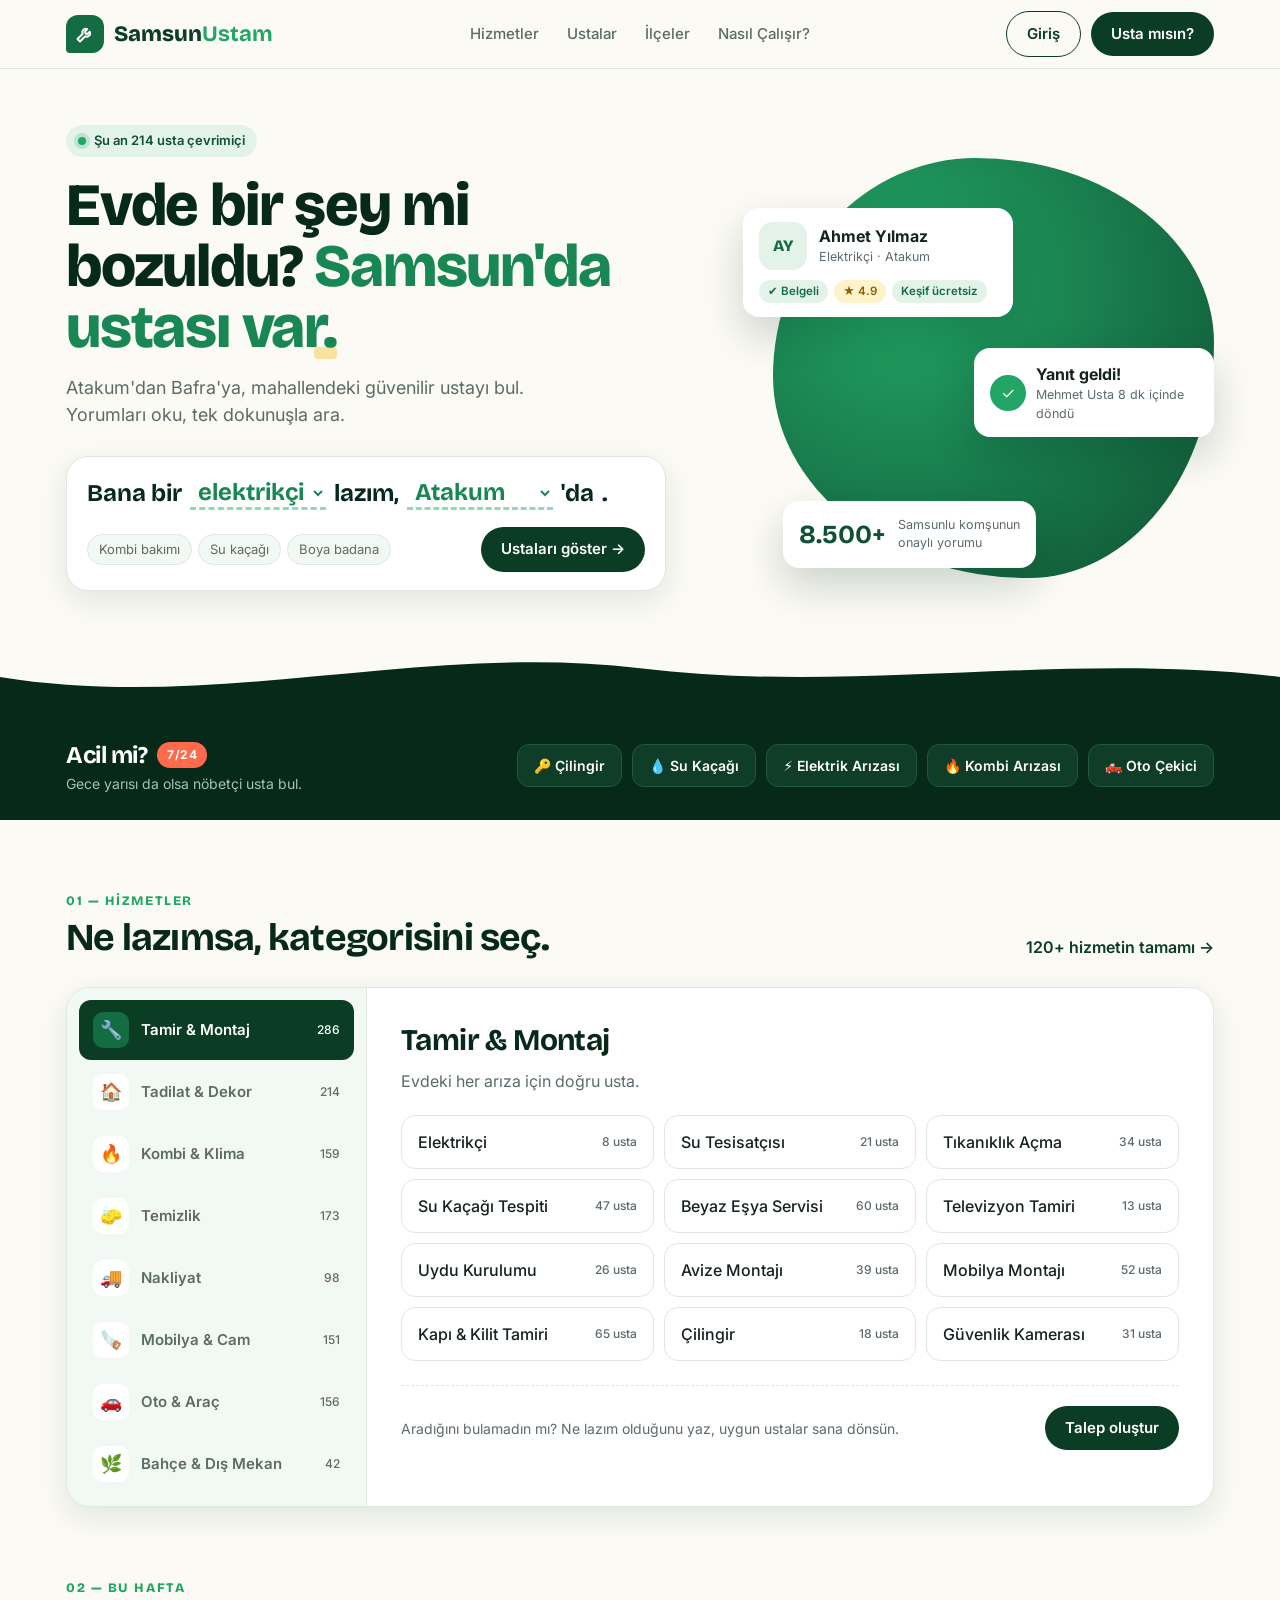
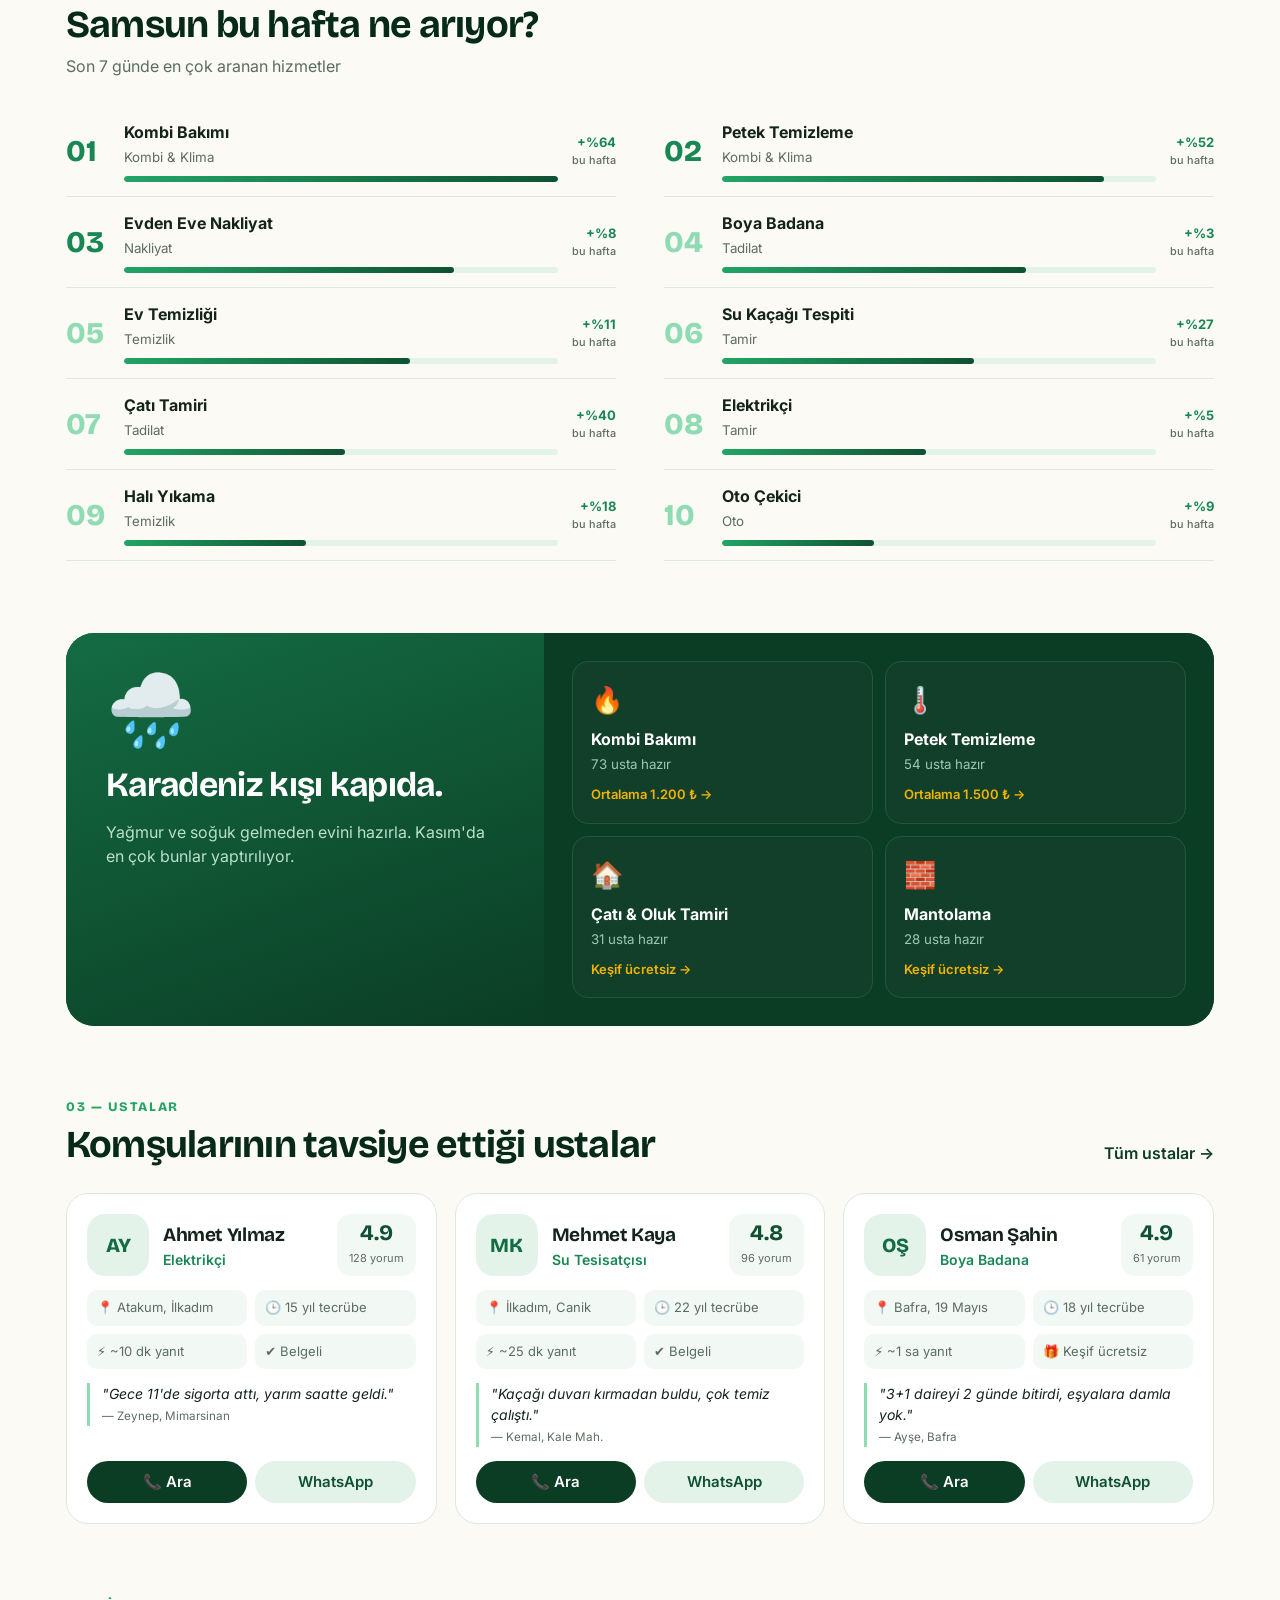
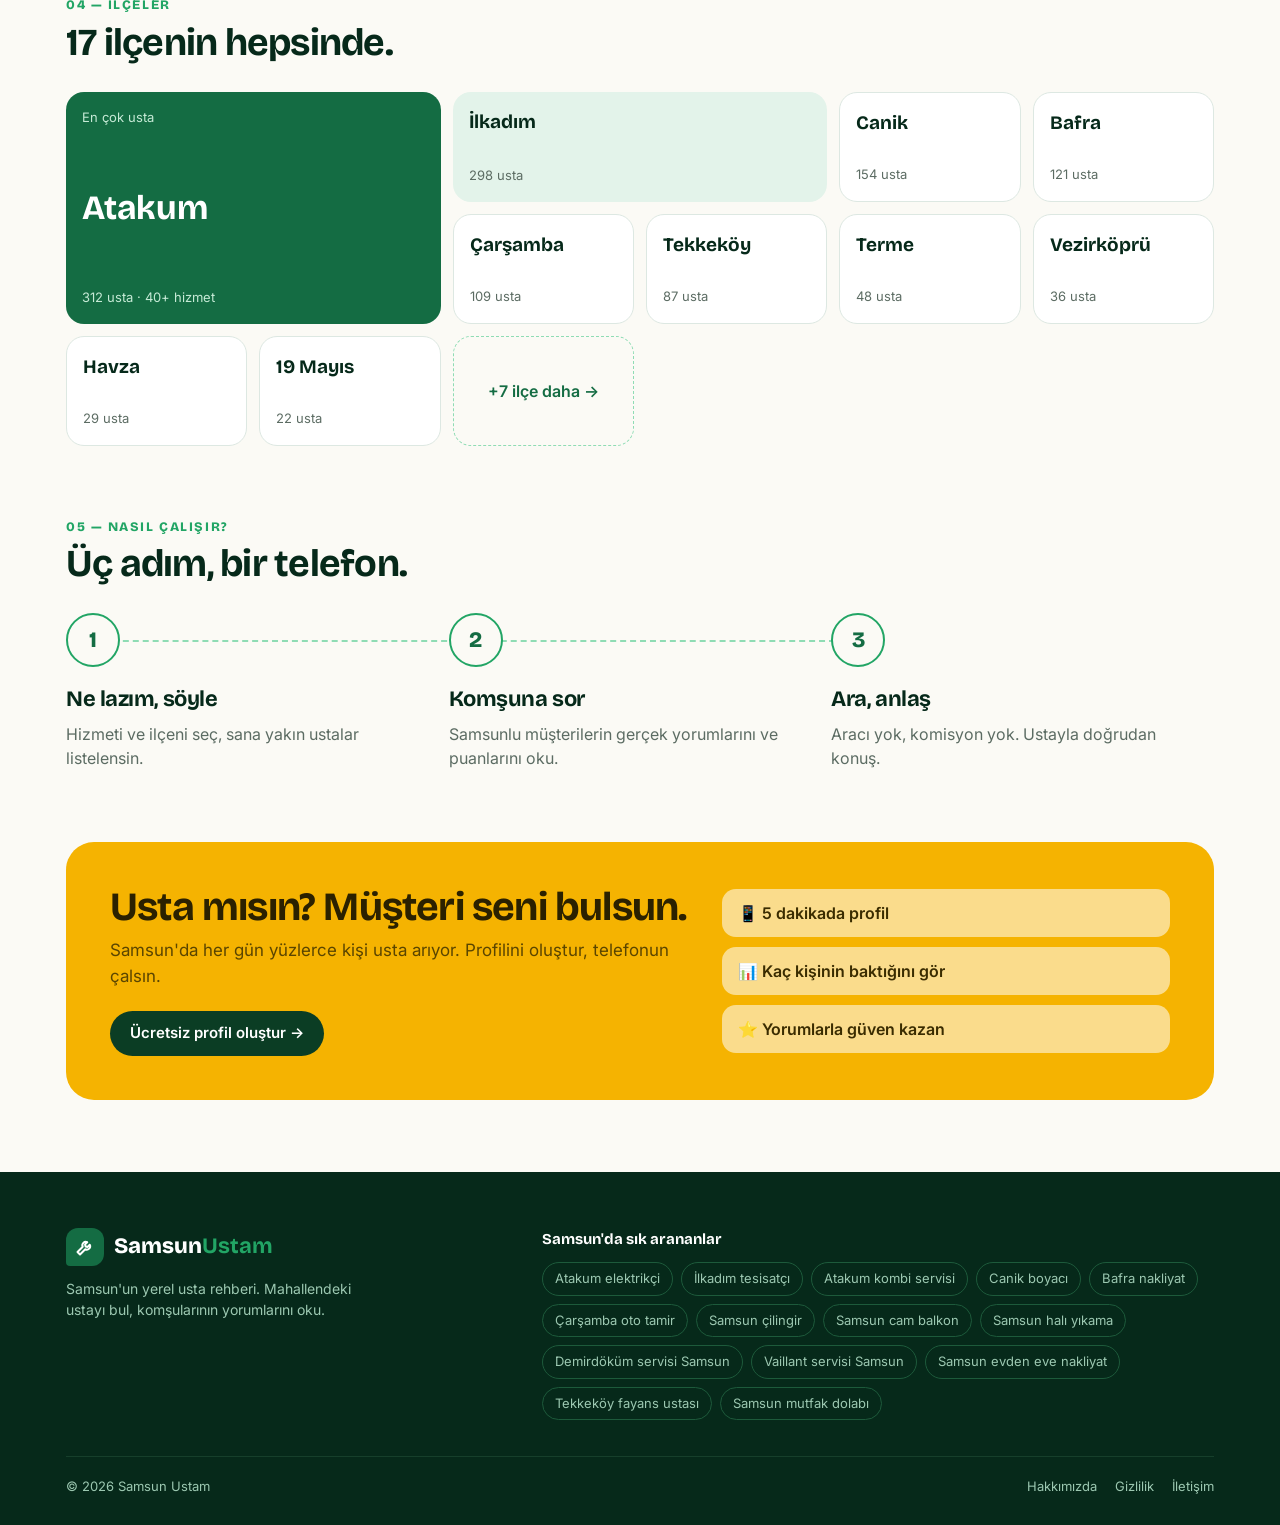
<file: index.html>
<!doctype html>
<html lang="tr">
<head>
<meta charset="utf-8">
<meta name="viewport" content="width=device-width, initial-scale=1">
<title>Samsun Ustam – Samsun'un Ustaları Tek Yerde</title>
<link rel="preconnect" href="https://fonts.googleapis.com">
<link href="https://fonts.googleapis.com/css2?family=Bricolage+Grotesque:wght@600;700;800&family=Inter:wght@400;500;600;700&display=swap" rel="stylesheet">
<style>
:root{
  --g950:#06291a; --g900:#0b3d24; --g800:#0f5132; --g700:#146c43; --g600:#198754; --g500:#22a565; --g300:#8fdcb4;
  --g100:#e3f3ea; --g50:#f2f9f5; --cream:#fbfaf5;
  --accent:#f5b301; --coral:#ff6b4a; --ink:#14231b; --muted:#5c6c63; --line:#dde8e2; --white:#fff;
  --r:18px; --shadow:0 10px 30px rgba(11,61,36,.10);
  --head:"Bricolage Grotesque",Inter,system-ui,sans-serif;
}
*{box-sizing:border-box;margin:0;padding:0}
body{font-family:Inter,system-ui,-apple-system,Segoe UI,Roboto,sans-serif;color:var(--ink);background:var(--cream);line-height:1.5}
a{color:inherit;text-decoration:none}
button{font:inherit;cursor:pointer;border:0;background:none;color:inherit}
.wrap{max-width:1180px;margin:0 auto;padding:0 16px}
h1,h2,h3{font-family:var(--head);letter-spacing:-.02em}

/* Header */
header{position:sticky;top:0;z-index:10;background:rgba(251,250,245,.9);backdrop-filter:blur(10px);border-bottom:1px solid var(--line)}
header .wrap{display:flex;align-items:center;justify-content:space-between;height:68px;gap:16px}
.logo{display:flex;align-items:center;gap:10px;font-family:var(--head);font-weight:800;font-size:22px;color:var(--g900)}
.logo .mark{width:38px;height:38px;border-radius:12px 12px 12px 4px;background:var(--g700);display:grid;place-items:center}
.logo b{color:var(--g500)}
nav{display:flex;gap:28px;font-weight:500;color:var(--muted);font-size:15px}
nav a:hover{color:var(--g700)}
.hbtns{display:flex;gap:10px;align-items:center}
.btn{display:inline-flex;align-items:center;justify-content:center;gap:8px;padding:11px 20px;border-radius:999px;font-weight:600;font-size:15px;white-space:nowrap}
.btn-dark{background:var(--g900);color:#fff}
.btn-dark:hover{background:var(--g700)}
.btn-line{border:1.5px solid var(--g900);color:var(--g900)}
.link{font-weight:600;color:var(--g900)}

/* Hero */
.hero{position:relative;padding:56px 0 120px;overflow:hidden}
.hero .wrap{display:grid;grid-template-columns:1.15fr .85fr;gap:40px;align-items:center}
.eyebrow{display:inline-flex;align-items:center;gap:8px;background:var(--g100);color:var(--g800);font-weight:600;font-size:13px;padding:6px 12px;border-radius:999px}
.eyebrow i{width:8px;height:8px;border-radius:50%;background:var(--g500);box-shadow:0 0 0 4px rgba(34,165,101,.2)}
.hero h1{font-size:60px;line-height:1.02;font-weight:800;color:var(--g950);margin:18px 0 16px}
.hero h1 .hl{color:var(--g600);position:relative}
.hero h1 .hl:after{content:"";position:absolute;left:0;right:0;bottom:4px;height:12px;background:var(--accent);opacity:.35;z-index:-1;border-radius:4px}
.hero p.lead{font-size:18px;color:var(--muted);max-width:520px}

/* Sentence search */
.ask{margin-top:28px;background:#fff;border:1.5px solid var(--line);border-radius:22px;padding:18px 20px;box-shadow:var(--shadow);max-width:600px}
.ask .sent{font-family:var(--head);font-size:24px;font-weight:700;color:var(--g950);display:flex;flex-wrap:wrap;align-items:center;gap:8px}
.ask select{font:inherit;color:var(--g600);border:0;border-bottom:3px dashed var(--g300);background:transparent;padding:0 4px;outline:none;cursor:pointer}
.ask .row{display:flex;justify-content:space-between;align-items:center;margin-top:16px;gap:12px;flex-wrap:wrap}
.quick{display:flex;gap:6px;flex-wrap:wrap}
.quick a{font-size:13px;padding:5px 11px;border-radius:999px;background:var(--g50);border:1px solid var(--line);color:var(--muted)}
.quick a:hover{border-color:var(--g500);color:var(--g700)}

/* Hero visual */
.stage{position:relative;height:440px}
.blob{position:absolute;inset:20px 0 0 30px;background:radial-gradient(circle at 30% 30%,var(--g500),var(--g800));border-radius:46% 54% 42% 58%/52% 44% 56% 48%}
.float{position:absolute;background:#fff;border-radius:16px;box-shadow:0 18px 40px rgba(6,41,26,.18);padding:14px 16px}
.f1{left:0;top:70px;width:270px}
.f1 .top{display:flex;gap:12px;align-items:center}
.av{width:48px;height:48px;border-radius:14px;background:var(--g100);color:var(--g700);display:grid;place-items:center;font-weight:800;font-family:var(--head);flex:none}
.float small{color:var(--muted);font-size:12.5px;display:block}
.f1 .tags{display:flex;gap:6px;margin-top:10px;flex-wrap:wrap}
.tag{font-size:11.5px;font-weight:600;padding:3px 9px;border-radius:999px;background:var(--g100);color:var(--g700)}
.tag.y{background:#fff3cc;color:#8a6200}
.f2{right:0;top:210px;width:240px;display:flex;gap:10px;align-items:center}
.f2 .dot{width:36px;height:36px;border-radius:50%;background:var(--g500);color:#fff;display:grid;place-items:center;flex:none}
.f3{left:40px;bottom:10px;display:flex;align-items:center;gap:12px}
.f3 b{font-family:var(--head);font-size:26px;color:var(--g800)}
.wave{position:absolute;left:0;right:0;bottom:-1px;line-height:0}

/* Emergency band */
.sos{background:var(--g950);color:#fff;padding:26px 0}
.sos .wrap{display:flex;align-items:center;gap:24px;justify-content:space-between;flex-wrap:wrap}
.sos h2{font-size:24px;display:flex;align-items:center;gap:10px}
.sos h2 span{background:var(--coral);font-family:Inter;font-size:12px;font-weight:700;padding:4px 10px;border-radius:999px;letter-spacing:.04em}
.sos p{color:#9cc8b1;font-size:14px}
.sos .list{display:flex;gap:10px;flex-wrap:wrap}
.sos .list a{display:flex;align-items:center;gap:8px;padding:10px 16px;border-radius:12px;background:#0f3d27;border:1px solid #1d5a3b;font-weight:600;font-size:14px}
.sos .list a:hover{background:var(--g700)}

/* Sections */
section{padding:72px 0}
.shead{display:flex;justify-content:space-between;align-items:flex-end;gap:16px;margin-bottom:28px}
.shead h2{font-size:38px;line-height:1.1;color:var(--g950);max-width:620px}
.shead p{color:var(--muted);margin-top:8px}
.num{font-family:var(--head);font-weight:800;color:var(--g500);font-size:13px;letter-spacing:.12em;display:block;margin-bottom:6px}

/* Category explorer */
.explorer{display:grid;grid-template-columns:300px 1fr;background:#fff;border-radius:24px;box-shadow:var(--shadow);overflow:hidden;border:1px solid var(--line)}
.tabs{background:var(--g50);padding:12px;display:flex;flex-direction:column;gap:2px;border-right:1px solid var(--line)}
.tabs button{display:flex;align-items:center;gap:12px;text-align:left;padding:12px 14px;border-radius:12px;font-weight:600;color:var(--muted);font-size:15px}
.tabs button .e{width:36px;height:36px;border-radius:10px;background:#fff;display:grid;place-items:center;font-size:18px;flex:none}
.tabs button small{margin-left:auto;font-weight:500;font-size:12px}
.tabs button:hover{color:var(--g900)}
.tabs button.on{background:var(--g900);color:#fff}
.tabs button.on .e{background:var(--g700)}
.panel{padding:30px 34px;display:none}
.panel.on{display:block}
.panel h3{font-size:30px;color:var(--g950)}
.panel>p{color:var(--muted);margin:6px 0 22px}
.subs{display:grid;grid-template-columns:repeat(3,1fr);gap:10px}
.subs a{display:flex;justify-content:space-between;align-items:center;gap:8px;padding:14px 16px;border-radius:14px;border:1px solid var(--line);font-weight:500;transition:.15s}
.subs a small{color:var(--muted);font-size:12px;white-space:nowrap}
.subs a:hover{border-color:var(--g500);background:var(--g50);transform:translateX(2px)}
.panel .foot{display:flex;justify-content:space-between;align-items:center;margin-top:24px;padding-top:20px;border-top:1px dashed var(--line);gap:12px;flex-wrap:wrap}
.panel .foot span{color:var(--muted);font-size:14px}

/* Trending ranking */
.trend-wrap{display:grid;grid-template-columns:1fr 1fr;gap:0 48px}
.rank{display:grid;grid-template-columns:44px 1fr auto;gap:14px;align-items:center;padding:14px 0;border-bottom:1px solid var(--line)}
.rank .n{font-family:var(--head);font-size:30px;font-weight:800;color:var(--g300)}
.rank:nth-child(-n+3) .n{color:var(--g600)}
.rank b{display:block;font-size:16px}
.rank .meter{height:6px;background:var(--g100);border-radius:6px;margin-top:8px;overflow:hidden}
.rank .meter i{display:block;height:100%;background:linear-gradient(90deg,var(--g500),var(--g800));border-radius:6px}
.rank .ch{font-size:13px;font-weight:700;color:var(--g600);text-align:right}
.rank .ch small{display:block;color:var(--muted);font-weight:500}

/* Season */
.season{display:grid;grid-template-columns:1fr 1.4fr;background:var(--g800);border-radius:28px;overflow:hidden;color:#fff}
.season .l{padding:40px;background:linear-gradient(160deg,var(--g700),var(--g900))}
.season .l .big{font-size:72px;line-height:1}
.season h2{font-size:34px;margin:14px 0 10px}
.season .l p{color:#b9e0cb}
.season .r{padding:28px;display:grid;grid-template-columns:1fr 1fr;gap:12px;background:var(--g900)}
.sc{background:#123f29;border:1px solid #1d5a3b;border-radius:16px;padding:18px}
.sc:hover{border-color:var(--g500)}
.sc .e{font-size:26px}
.sc b{display:block;margin-top:8px}
.sc small{color:#9cc8b1}
.sc .p{margin-top:10px;font-size:13px;font-weight:600;color:var(--accent)}

/* Ustalar */
.ustalar{display:grid;grid-template-columns:repeat(3,1fr);gap:18px}
.uc{background:#fff;border:1px solid var(--line);border-radius:22px;padding:20px;display:flex;flex-direction:column;gap:14px;transition:.2s}
.uc:hover{box-shadow:var(--shadow);transform:translateY(-3px)}
.uc .top{display:flex;gap:14px;align-items:center}
.uc .av{width:62px;height:62px;border-radius:18px;font-size:20px}
.uc h3{font-size:19px}
.uc .job{color:var(--g600);font-weight:600;font-size:14px}
.uc .score{margin-left:auto;text-align:center;background:var(--g50);border-radius:14px;padding:8px 12px}
.uc .score b{font-family:var(--head);font-size:22px;color:var(--g800);display:block;line-height:1}
.uc .score small{font-size:11px;color:var(--muted)}
.uc .info{display:grid;grid-template-columns:1fr 1fr;gap:8px;font-size:13px;color:var(--muted)}
.uc .info span{background:var(--g50);border-radius:10px;padding:8px 10px}
.uc blockquote{font-size:14px;border-left:3px solid var(--g300);padding-left:12px;font-style:italic}
.uc blockquote small{display:block;color:var(--muted);font-style:normal;margin-top:4px}
.uc .acts{display:flex;gap:8px;margin-top:auto}
.uc .acts .btn{flex:1;padding:10px}
.btn-wa{background:var(--g100);color:var(--g800)}

/* Districts bento */
.bento{display:grid;grid-template-columns:repeat(6,1fr);grid-auto-rows:110px;gap:12px}
.d{border-radius:18px;padding:16px;display:flex;flex-direction:column;justify-content:space-between;background:#fff;border:1px solid var(--line);transition:.2s}
.d:hover{border-color:var(--g500);background:var(--g50)}
.d b{font-family:var(--head);font-size:19px;color:var(--g950)}
.d small{color:var(--muted);font-size:13px}
.d.xl{grid-column:span 2;grid-row:span 2;background:var(--g700);color:#fff;border:0}
.d.xl b{color:#fff;font-size:34px}
.d.xl small{color:#c6ead6}
.d.lg{grid-column:span 2;background:var(--g100);border:0}
.d.more{background:transparent;border:1.5px dashed var(--g300);align-items:center;justify-content:center;color:var(--g700);font-weight:600}

/* Steps */
.steps{display:grid;grid-template-columns:repeat(3,1fr);position:relative}
.step{padding-right:24px}
.step .c{width:54px;height:54px;border-radius:50%;background:var(--cream);border:2px solid var(--g500);display:grid;place-items:center;font-family:var(--head);font-weight:800;font-size:22px;color:var(--g700);position:relative;z-index:1}
.steps:before{content:"";position:absolute;top:27px;left:27px;right:33%;border-top:2px dashed var(--g300)}
.step h3{font-size:22px;margin:16px 0 6px;color:var(--g950)}
.step p{color:var(--muted)}

/* Join CTA */
.join{background:var(--accent);border-radius:28px;padding:44px;display:grid;grid-template-columns:1.3fr 1fr;gap:30px;align-items:center}
.join h2{font-size:40px;line-height:1.05;color:#2b2100}
.join p{color:#5a4500;margin-top:10px;font-size:17px}
.join ul{list-style:none;display:flex;flex-direction:column;gap:10px}
.join li{background:rgba(255,255,255,.55);border-radius:14px;padding:12px 16px;font-weight:600;color:#3a2c00}
.join .btn{margin-top:22px}

/* Footer */
footer{background:var(--g950);color:#9cc8b1;padding:56px 0 28px;margin-top:72px}
.ftop{display:grid;grid-template-columns:1.3fr 2fr;gap:40px}
footer .logo{color:#fff}
footer p{font-size:14px;margin-top:12px;max-width:320px}
footer h4{color:#fff;font-size:15px;margin-bottom:12px;font-family:var(--head)}
.cloud{display:flex;flex-wrap:wrap;gap:8px}
.cloud a{font-size:13px;padding:6px 12px;border-radius:999px;border:1px solid #1d5a3b}
.cloud a:hover{background:var(--g800);color:#fff}
.fbot{display:flex;justify-content:space-between;gap:16px;flex-wrap:wrap;border-top:1px solid #163f2b;margin-top:36px;padding-top:20px;font-size:13px}
.fbot div{display:flex;gap:18px}

/* Responsive */
@media (max-width:1000px){
  nav{display:none}
  .hero .wrap{grid-template-columns:1fr}
  .stage{height:360px;max-width:460px}
  .explorer{grid-template-columns:1fr}
  .tabs{flex-direction:row;overflow-x:auto;border-right:0;border-bottom:1px solid var(--line)}
  .tabs button{flex:none}
  .tabs button small{display:none}
  .subs{grid-template-columns:repeat(2,1fr)}
  .ustalar{grid-template-columns:1fr 1fr}
  .season{grid-template-columns:1fr}
  .bento{grid-template-columns:repeat(4,1fr)}
  .join{grid-template-columns:1fr}
  .ftop{grid-template-columns:1fr}
}
@media (max-width:640px){
  .hbtns .btn-line{display:none}
  .hero{padding:32px 0 90px}
  .hero h1{font-size:40px}
  .ask .sent{font-size:20px}
  .stage{display:none}
  .f1{width:240px;top:30px}
  .f2{top:170px;width:210px}
  section{padding:52px 0}
  .shead{flex-direction:column;align-items:flex-start}
  .shead h2{font-size:30px}
  .panel{padding:22px 18px}
  .panel h3{font-size:24px}
  .subs{grid-template-columns:1fr}
  .trend-wrap{grid-template-columns:1fr}
  .season .l{padding:28px}
  .season .r{padding:16px;gap:10px}
  .ustalar{grid-template-columns:1fr}
  .bento{grid-template-columns:repeat(2,1fr);grid-auto-rows:96px}
  .d.xl{grid-row:span 1}
  .d.xl b{font-size:26px}
  .steps{grid-template-columns:1fr;gap:26px}
  .steps:before{display:none}
  .join{padding:28px}
  .join h2{font-size:30px}
}
</style>
</head>
<body>

<header><div class="wrap">
  <a class="logo" href="#"><div class="mark"><svg width="20" height="20" viewBox="0 0 24 24" fill="none" stroke="#fff" stroke-width="2.4" stroke-linecap="round" stroke-linejoin="round"><path d="M14.7 6.3a4 4 0 0 0-5.4 5.4L3 18l3 3 6.3-6.3a4 4 0 0 0 5.4-5.4l-2.6 2.6-2.4-.6-.6-2.4z"/></svg></div><span>Samsun<b>Ustam</b></span></a>
  <nav><a href="#hizmetler">Hizmetler</a><a href="#ustalar">Ustalar</a><a href="#ilceler">İlçeler</a><a href="#nasil">Nasıl Çalışır?</a></nav>
  <div class="hbtns"><a class="btn btn-line" href="#">Giriş</a><a class="btn btn-dark" href="#">Usta mısın?</a></div>
</div></header>

<div class="hero"><div class="wrap">
  <div>
    <span class="eyebrow"><i></i> Şu an 214 usta çevrimiçi</span>
    <h1>Evde bir şey mi bozuldu? <span class="hl">Samsun'da ustası var.</span></h1>
    <p class="lead">Atakum'dan Bafra'ya, mahallendeki güvenilir ustayı bul. Yorumları oku, tek dokunuşla ara.</p>
    <form class="ask" onsubmit="return false">
      <div class="sent">Bana bir
        <select><option>elektrikçi</option><option>tesisatçı</option><option>kombici</option><option>boyacı</option><option>nakliyeci</option><option>temizlikçi</option><option>çilingir</option></select>
        lazım,
        <select id="ilce"><option>Atakum</option><option>İlkadım</option><option>Canik</option><option>Tekkeköy</option><option>Bafra</option><option>Çarşamba</option><option>Terme</option></select><span id="ek">'da</span>.
      </div>
      <div class="row">
        <div class="quick"><a href="#">Kombi bakımı</a><a href="#">Su kaçağı</a><a href="#">Boya badana</a></div>
        <button class="btn btn-dark">Ustaları göster →</button>
      </div>
    </form>
  </div>
  <div class="stage">
    <div class="blob"></div>
    <div class="float f1">
      <div class="top"><div class="av">AY</div><div><b>Ahmet Yılmaz</b><small>Elektrikçi · Atakum</small></div></div>
      <div class="tags"><span class="tag">✔ Belgeli</span><span class="tag y">★ 4.9</span><span class="tag">Keşif ücretsiz</span></div>
    </div>
    <div class="float f2"><div class="dot">✓</div><div><b>Yanıt geldi!</b><small>Mehmet Usta 8 dk içinde döndü</small></div></div>
    <div class="float f3"><b>8.500+</b><small>Samsunlu komşunun<br>onaylı yorumu</small></div>
  </div>
</div>
<div class="wave"><svg viewBox="0 0 1440 80" preserveAspectRatio="none" width="100%" height="70"><path d="M0 40 C240 80 480 0 720 30 C960 60 1200 10 1440 40 L1440 80 L0 80 Z" fill="#06291a"/></svg></div>
</div>

<div class="sos"><div class="wrap">
  <div><h2>Acil mi? <span>7/24</span></h2><p>Gece yarısı da olsa nöbetçi usta bul.</p></div>
  <div class="list"><a href="#">🔑 Çilingir</a><a href="#">💧 Su Kaçağı</a><a href="#">⚡ Elektrik Arızası</a><a href="#">🔥 Kombi Arızası</a><a href="#">🛻 Oto Çekici</a></div>
</div></div>

<section id="hizmetler"><div class="wrap">
  <div class="shead"><div><span class="num">01 — HİZMETLER</span><h2>Ne lazımsa, kategorisini seç.</h2></div><a class="link" href="#">120+ hizmetin tamamı →</a></div>
  <div class="explorer">
    <div class="tabs" id="tabs">
      <button class="on" data-t="0"><span class="e">🔧</span>Tamir & Montaj<small>286</small></button>
      <button data-t="1"><span class="e">🏠</span>Tadilat & Dekor<small>214</small></button>
      <button data-t="2"><span class="e">🔥</span>Kombi & Klima<small>159</small></button>
      <button data-t="3"><span class="e">🧽</span>Temizlik<small>173</small></button>
      <button data-t="4"><span class="e">🚚</span>Nakliyat<small>98</small></button>
      <button data-t="5"><span class="e">🪚</span>Mobilya & Cam<small>151</small></button>
      <button data-t="6"><span class="e">🚗</span>Oto & Araç<small>156</small></button>
      <button data-t="7"><span class="e">🌿</span>Bahçe & Dış Mekan<small>42</small></button>
    </div>
    <div id="panels"></div>
  </div>
</div></section>

<section style="padding-top:0"><div class="wrap">
  <div class="shead"><div><span class="num">02 — BU HAFTA</span><h2>Samsun bu hafta ne arıyor?</h2><p>Son 7 günde en çok aranan hizmetler</p></div></div>
  <div class="trend-wrap" id="trend"></div>
</div></section>

<section style="padding-top:0"><div class="wrap">
  <div class="season">
    <div class="l"><div class="big">🌧️</div><h2>Karadeniz kışı kapıda.</h2><p>Yağmur ve soğuk gelmeden evini hazırla. Kasım'da en çok bunlar yaptırılıyor.</p></div>
    <div class="r">
      <a class="sc" href="#"><div class="e">🔥</div><b>Kombi Bakımı</b><small>73 usta hazır</small><div class="p">Ortalama 1.200 ₺ →</div></a>
      <a class="sc" href="#"><div class="e">🌡️</div><b>Petek Temizleme</b><small>54 usta hazır</small><div class="p">Ortalama 1.500 ₺ →</div></a>
      <a class="sc" href="#"><div class="e">🏠</div><b>Çatı & Oluk Tamiri</b><small>31 usta hazır</small><div class="p">Keşif ücretsiz →</div></a>
      <a class="sc" href="#"><div class="e">🧱</div><b>Mantolama</b><small>28 usta hazır</small><div class="p">Keşif ücretsiz →</div></a>
    </div>
  </div>
</div></section>

<section id="ustalar" style="padding-top:0"><div class="wrap">
  <div class="shead"><div><span class="num">03 — USTALAR</span><h2>Komşularının tavsiye ettiği ustalar</h2></div><a class="link" href="#">Tüm ustalar →</a></div>
  <div class="ustalar">
    <div class="uc">
      <div class="top"><div class="av">AY</div><div><h3>Ahmet Yılmaz</h3><div class="job">Elektrikçi</div></div><div class="score"><b>4.9</b><small>128 yorum</small></div></div>
      <div class="info"><span>📍 Atakum, İlkadım</span><span>🕒 15 yıl tecrübe</span><span>⚡ ~10 dk yanıt</span><span>✔ Belgeli</span></div>
      <blockquote>"Gece 11'de sigorta attı, yarım saatte geldi."<small>— Zeynep, Mimarsinan</small></blockquote>
      <div class="acts"><a class="btn btn-dark" href="#">📞 Ara</a><a class="btn btn-wa" href="#">WhatsApp</a></div>
    </div>
    <div class="uc">
      <div class="top"><div class="av">MK</div><div><h3>Mehmet Kaya</h3><div class="job">Su Tesisatçısı</div></div><div class="score"><b>4.8</b><small>96 yorum</small></div></div>
      <div class="info"><span>📍 İlkadım, Canik</span><span>🕒 22 yıl tecrübe</span><span>⚡ ~25 dk yanıt</span><span>✔ Belgeli</span></div>
      <blockquote>"Kaçağı duvarı kırmadan buldu, çok temiz çalıştı."<small>— Kemal, Kale Mah.</small></blockquote>
      <div class="acts"><a class="btn btn-dark" href="#">📞 Ara</a><a class="btn btn-wa" href="#">WhatsApp</a></div>
    </div>
    <div class="uc">
      <div class="top"><div class="av">OŞ</div><div><h3>Osman Şahin</h3><div class="job">Boya Badana</div></div><div class="score"><b>4.9</b><small>61 yorum</small></div></div>
      <div class="info"><span>📍 Bafra, 19 Mayıs</span><span>🕒 18 yıl tecrübe</span><span>⚡ ~1 sa yanıt</span><span>🎁 Keşif ücretsiz</span></div>
      <blockquote>"3+1 daireyi 2 günde bitirdi, eşyalara damla yok."<small>— Ayşe, Bafra</small></blockquote>
      <div class="acts"><a class="btn btn-dark" href="#">📞 Ara</a><a class="btn btn-wa" href="#">WhatsApp</a></div>
    </div>
  </div>
</div></section>

<section id="ilceler" style="padding-top:0"><div class="wrap">
  <div class="shead"><div><span class="num">04 — İLÇELER</span><h2>17 ilçenin hepsinde.</h2></div></div>
  <div class="bento">
    <a class="d xl" href="#"><small>En çok usta</small><b>Atakum</b><small>312 usta · 40+ hizmet</small></a>
    <a class="d lg" href="#"><b>İlkadım</b><small>298 usta</small></a>
    <a class="d" href="#"><b>Canik</b><small>154 usta</small></a>
    <a class="d" href="#"><b>Bafra</b><small>121 usta</small></a>
    <a class="d" href="#"><b>Çarşamba</b><small>109 usta</small></a>
    <a class="d" href="#"><b>Tekkeköy</b><small>87 usta</small></a>
    <a class="d" href="#"><b>Terme</b><small>48 usta</small></a>
    <a class="d" href="#"><b>Vezirköprü</b><small>36 usta</small></a>
    <a class="d" href="#"><b>Havza</b><small>29 usta</small></a>
    <a class="d" href="#"><b>19 Mayıs</b><small>22 usta</small></a>
    <a class="d more" href="#">+7 ilçe daha →</a>
  </div>
</div></section>

<section id="nasil" style="padding-top:0"><div class="wrap">
  <div class="shead"><div><span class="num">05 — NASIL ÇALIŞIR?</span><h2>Üç adım, bir telefon.</h2></div></div>
  <div class="steps">
    <div class="step"><div class="c">1</div><h3>Ne lazım, söyle</h3><p>Hizmeti ve ilçeni seç, sana yakın ustalar listelensin.</p></div>
    <div class="step"><div class="c">2</div><h3>Komşuna sor</h3><p>Samsunlu müşterilerin gerçek yorumlarını ve puanlarını oku.</p></div>
    <div class="step"><div class="c">3</div><h3>Ara, anlaş</h3><p>Aracı yok, komisyon yok. Ustayla doğrudan konuş.</p></div>
  </div>
</div></section>

<div class="wrap"><div class="join">
  <div><h2>Usta mısın? Müşteri seni bulsun.</h2><p>Samsun'da her gün yüzlerce kişi usta arıyor. Profilini oluştur, telefonun çalsın.</p><a class="btn btn-dark" href="#">Ücretsiz profil oluştur →</a></div>
  <ul><li>📱 5 dakikada profil</li><li>📊 Kaç kişinin baktığını gör</li><li>⭐ Yorumlarla güven kazan</li></ul>
</div></div>

<footer><div class="wrap">
  <div class="ftop">
    <div><div class="logo"><div class="mark"><svg width="20" height="20" viewBox="0 0 24 24" fill="none" stroke="#fff" stroke-width="2.4" stroke-linecap="round" stroke-linejoin="round"><path d="M14.7 6.3a4 4 0 0 0-5.4 5.4L3 18l3 3 6.3-6.3a4 4 0 0 0 5.4-5.4l-2.6 2.6-2.4-.6-.6-2.4z"/></svg></div><span>Samsun<b>Ustam</b></span></div><p>Samsun'un yerel usta rehberi. Mahallendeki ustayı bul, komşularının yorumlarını oku.</p></div>
    <div><h4>Samsun'da sık arananlar</h4><div class="cloud">
      <a href="#">Atakum elektrikçi</a><a href="#">İlkadım tesisatçı</a><a href="#">Atakum kombi servisi</a><a href="#">Canik boyacı</a><a href="#">Bafra nakliyat</a><a href="#">Çarşamba oto tamir</a><a href="#">Samsun çilingir</a><a href="#">Samsun cam balkon</a><a href="#">Samsun halı yıkama</a><a href="#">Demirdöküm servisi Samsun</a><a href="#">Vaillant servisi Samsun</a><a href="#">Samsun evden eve nakliyat</a><a href="#">Tekkeköy fayans ustası</a><a href="#">Samsun mutfak dolabı</a>
    </div></div>
  </div>
  <div class="fbot"><span>© 2026 Samsun Ustam</span><div><a href="#">Hakkımızda</a><a href="#">Gizlilik</a><a href="#">İletişim</a></div></div>
</div></footer>

<script>
const cats=[
 ["Tamir & Montaj","Evdeki her arıza için doğru usta.",["Elektrikçi","Su Tesisatçısı","Tıkanıklık Açma","Su Kaçağı Tespiti","Beyaz Eşya Servisi","Televizyon Tamiri","Uydu Kurulumu","Avize Montajı","Mobilya Montajı","Kapı & Kilit Tamiri","Çilingir","Güvenlik Kamerası"]],
 ["Tadilat & Dekor","Küçük dokunuştan anahtar teslim tadilata.",["Fayans Döşeme","Mutfak Dolabı","Banyo Tadilatı","Duşakabin","Alçı & Kartonpiyer","Asma Tavan","Laminat Parke","Duvar Kağıdı","Boya Badana","Mantolama","İç Mimar","Anahtar Teslim Tadilat"]],
 ["Kombi & Klima","Kışa hazır, yaza serin.",["Kombi Bakımı","Kombi Tamiri","Petek Temizleme","Doğalgaz Tesisatı","Klima Montajı","Klima Bakımı","Demirdöküm Servisi","ECA Servisi","Vaillant Servisi","Baymak Servisi","Bosch Servisi","Termosifon"]],
 ["Temizlik","Ev, ofis, inşaat sonrası; pırıl pırıl.",["Ev Temizliği","Boş Ev Temizliği","İnşaat Sonrası","Ofis Temizliği","Merdiven Temizliği","Halı Yıkama","Koltuk Yıkama","Yatak Yıkama","Cam Temizliği","Dış Cephe","İlaçlama","Su Deposu"]],
 ["Nakliyat","Tek parçadan komple eve.",["Evden Eve Nakliyat","Şehirler Arası","Parça Eşya Taşıma","Koltuk Taşıma","Beyaz Eşya Taşıma","Ofis Taşıma","Asansörlü Taşıma","Eşya Depolama","Kamyonet Kiralama"]],
 ["Mobilya & Cam","Ölçüye özel, sağlam işçilik.",["Marangoz","Mobilya Tamiri","Özel Mobilya","Gardırop","Kapı Yapımı","Döşemeci","Cam Balkon","PVC Pencere","Sineklik","Panjur","Alüminyum Doğrama","Cam Değişimi"]],
 ["Oto & Araç","Yolda kalma, ustan hazır.",["Oto Çekici","Oto Tamir","Oto Elektrik","Oto Boya","Lastik Tamiri","Oto Kuaför","Akü Değişimi","Oto Cam"]],
 ["Bahçe & Dış Mekan","Bahçen de bakım ister.",["Bahçe Bakımı","Ağaç Kesimi","Çim Ekimi","Peyzaj","Havuz Bakımı","Kamelya & Pergola"]]
];
const P=document.getElementById('panels');
P.innerHTML=cats.map((c,i)=>`<div class="panel${i?'':' on'}"><h3>${c[0]}</h3><p>${c[1]}</p><div class="subs">${c[2].map((s,j)=>`<a href="#">${s}<small>${(i*7+j*13)%60+8} usta</small></a>`).join('')}</div><div class="foot"><span>Aradığını bulamadın mı? Ne lazım olduğunu yaz, uygun ustalar sana dönsün.</span><a class="btn btn-dark" href="#">Talep oluştur</a></div></div>`).join('');
document.getElementById('tabs').addEventListener('click',e=>{const b=e.target.closest('button');if(!b)return;
  document.querySelectorAll('.tabs button').forEach(x=>x.classList.toggle('on',x===b));
  document.querySelectorAll('.panel').forEach((p,i)=>p.classList.toggle('on',i==b.dataset.t));});
const tr=[["Kombi Bakımı","Kombi & Klima",100,"+%64"],["Petek Temizleme","Kombi & Klima",88,"+%52"],["Evden Eve Nakliyat","Nakliyat",76,"+%8"],["Boya Badana","Tadilat",70,"+%3"],["Ev Temizliği","Temizlik",66,"+%11"],
 ["Su Kaçağı Tespiti","Tamir",58,"+%27"],["Çatı Tamiri","Tadilat",51,"+%40"],["Elektrikçi","Tamir",47,"+%5"],["Halı Yıkama","Temizlik",42,"+%18"],["Oto Çekici","Oto",35,"+%9"]];
document.getElementById('trend').innerHTML=tr.map((t,i)=>`<a class="rank" href="#"><span class="n">${String(i+1).padStart(2,'0')}</span><div><b>${t[0]}</b><small style="color:var(--muted)">${t[1]}</small><div class="meter"><i style="width:${t[2]}%"></i></div></div><div class="ch">${t[3]}<small>bu hafta</small></div></a>`).join('');
const ilce=document.getElementById('ilce'),ek=document.getElementById('ek');
function sfx(){const w=ilce.value.toLowerCase(),v=[...w].reverse().find(c=>'aeıioöuü'.includes(c));
  const front='eiöü'.includes(v),hard='fstkçşhp'.includes(w.slice(-1));ek.textContent="'"+(hard?'t':'d')+(front?'e':'a');}
ilce.addEventListener('change',sfx);sfx();
</script>
</body>
</html>
</file>
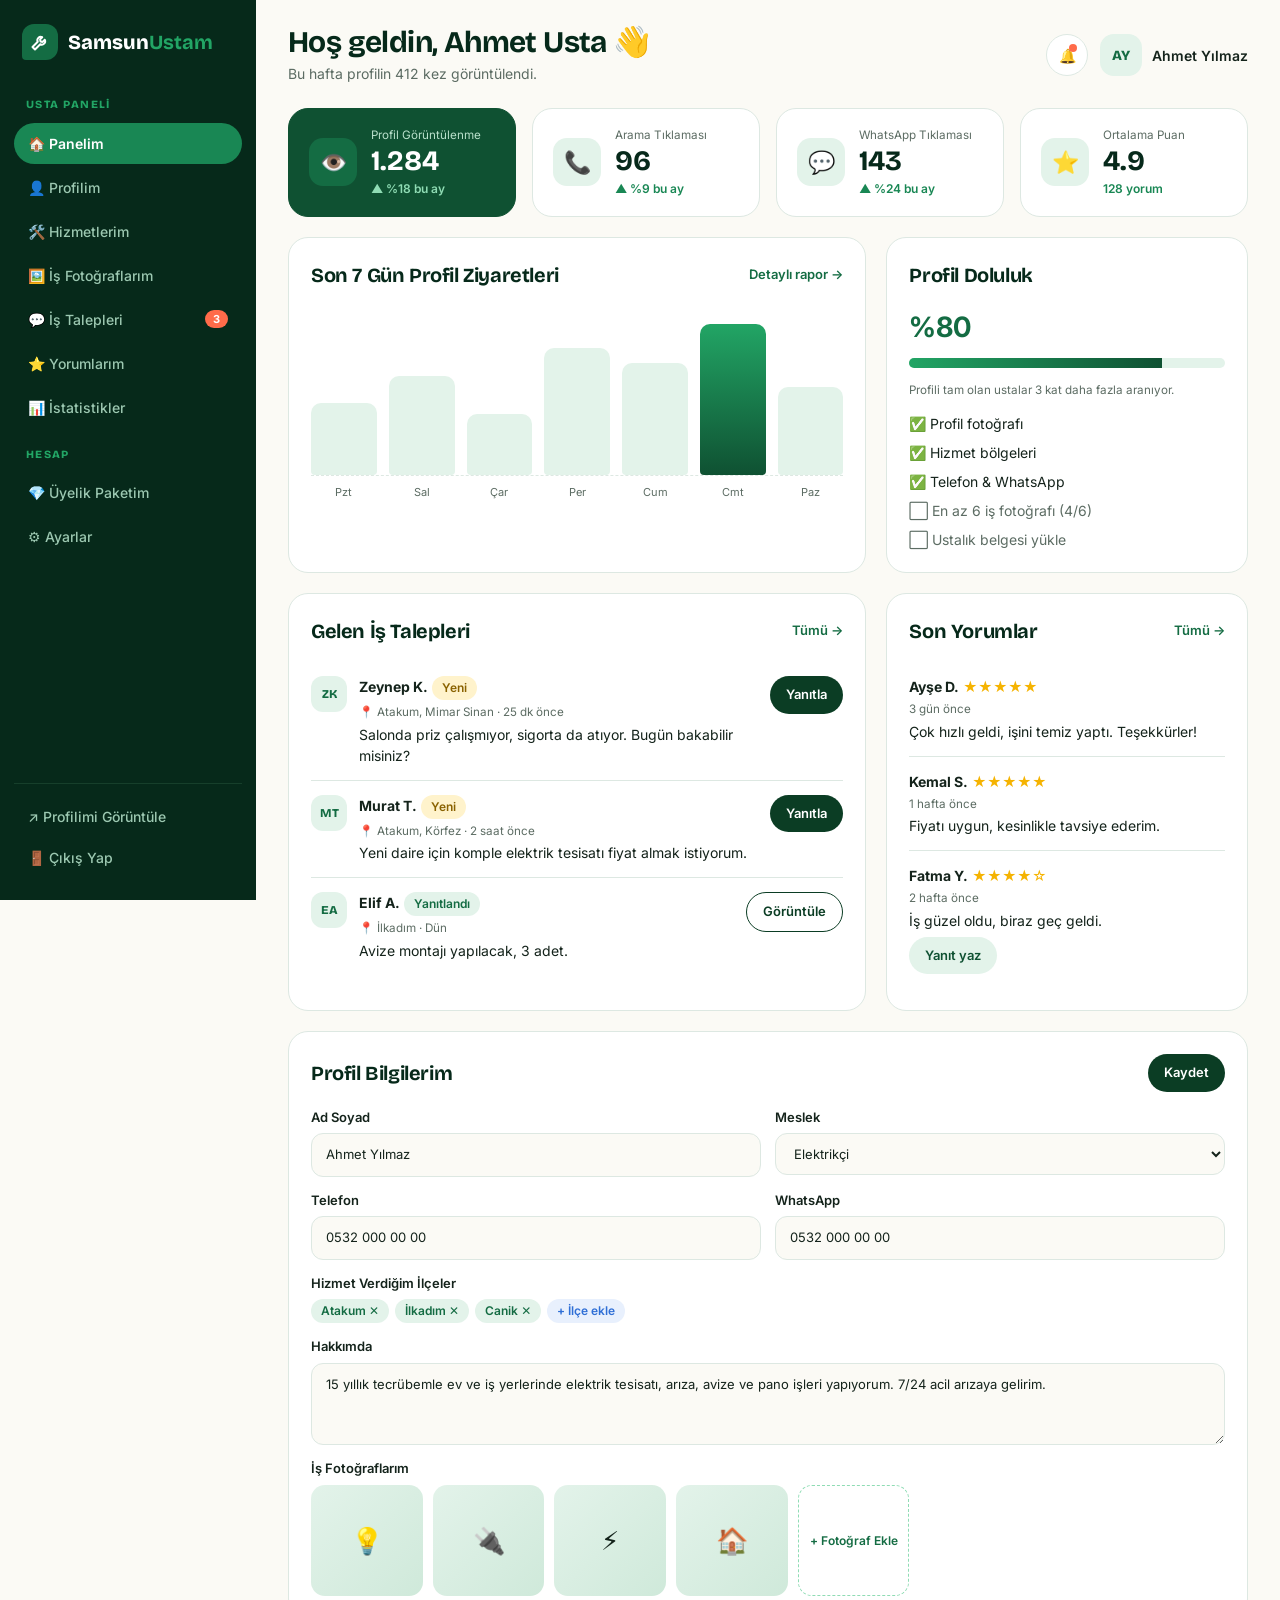
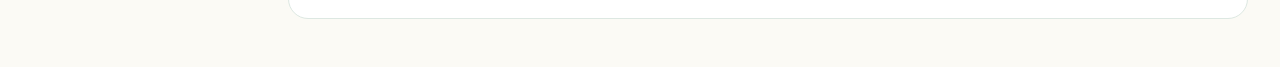
<file: usta-paneli.html>
<!doctype html>
<html lang="tr">
<head>
<meta charset="utf-8">
<meta name="viewport" content="width=device-width, initial-scale=1">
<title>Usta Paneli – Samsun Ustam</title>
<link href="https://fonts.googleapis.com/css2?family=Bricolage+Grotesque:wght@600;700;800&family=Inter:wght@400;500;600;700&display=swap" rel="stylesheet">
<link rel="stylesheet" href="panel.css">
</head>
<body>
<div class="mobilebar"><div class="logo"><div class="mark"><svg width="20" height="20" viewBox="0 0 24 24" fill="none" stroke="#fff" stroke-width="2.4" stroke-linecap="round" stroke-linejoin="round"><path d="M14.7 6.3a4 4 0 0 0-5.4 5.4L3 18l3 3 6.3-6.3a4 4 0 0 0 5.4-5.4l-2.6 2.6-2.4-.6-.6-2.4z"/></svg></div><span>Samsun<b>Ustam</b></span></div><div class="av sm">AY</div></div>
<div class="app">
  <aside class="side">
    <div class="logo"><div class="mark"><svg width="20" height="20" viewBox="0 0 24 24" fill="none" stroke="#fff" stroke-width="2.4" stroke-linecap="round" stroke-linejoin="round"><path d="M14.7 6.3a4 4 0 0 0-5.4 5.4L3 18l3 3 6.3-6.3a4 4 0 0 0 5.4-5.4l-2.6 2.6-2.4-.6-.6-2.4z"/></svg></div><span>Samsun<b>Ustam</b></span></div>
    <div class="tag">Usta Paneli</div>
    <a class="on" href="#">🏠 Panelim</a>
    <a href="#">👤 Profilim</a>
    <a href="#">🛠️ Hizmetlerim</a>
    <a href="#">🖼️ İş Fotoğraflarım</a>
    <a href="#">💬 İş Talepleri <span class="cnt">3</span></a>
    <a href="#">⭐ Yorumlarım</a>
    <a href="#">📊 İstatistikler</a>
    <div class="tag">Hesap</div>
    <a href="#">💎 Üyelik Paketim</a>
    <a href="#">⚙️ Ayarlar</a>
    <div class="bottom"><a href="index.html">↗ Profilimi Görüntüle</a><a href="#">🚪 Çıkış Yap</a></div>
  </aside>

  <main>
    <div class="topbar">
      <div><h1>Hoş geldin, Ahmet Usta 👋</h1><p>Bu hafta profilin 412 kez görüntülendi.</p></div>
      <div class="tright"><div class="bell">🔔<i></i></div><div class="me"><div class="av">AY</div><span>Ahmet Yılmaz</span></div></div>
    </div>

    <div class="stats">
      <div class="stat"><div class="ic">👁️</div><div><small>Profil Görüntülenme</small><b>1.284</b><span class="up">▲ %18 bu ay</span></div></div>
      <div class="stat"><div class="ic">📞</div><div><small>Arama Tıklaması</small><b>96</b><span class="up">▲ %9 bu ay</span></div></div>
      <div class="stat"><div class="ic">💬</div><div><small>WhatsApp Tıklaması</small><b>143</b><span class="up">▲ %24 bu ay</span></div></div>
      <div class="stat"><div class="ic">⭐</div><div><small>Ortalama Puan</small><b>4.9</b><span class="up">128 yorum</span></div></div>
    </div>

    <div class="row">
      <div class="card">
        <h2>Son 7 Gün Profil Ziyaretleri <a href="#">Detaylı rapor →</a></h2>
        <div class="chart"><div style="height:45%"></div><div style="height:62%"></div><div style="height:38%"></div><div style="height:80%"></div><div style="height:70%"></div><div style="height:95%"></div><div style="height:55%"></div></div>
        <div class="xlab"><span>Pzt</span><span>Sal</span><span>Çar</span><span>Per</span><span>Cum</span><span>Cmt</span><span>Paz</span></div>
      </div>
      <div class="card">
        <h2>Profil Doluluk</h2>
        <b style="font-size:28px;color:var(--g700)">%80</b>
        <div class="prog"><div style="width:80%"></div></div>
        <small style="color:var(--muted)">Profili tam olan ustalar 3 kat daha fazla aranıyor.</small>
        <div class="check">
          <span>✅ Profil fotoğrafı</span>
          <span>✅ Hizmet bölgeleri</span>
          <span>✅ Telefon & WhatsApp</span>
          <span class="no">⬜ En az 6 iş fotoğrafı (4/6)</span>
          <span class="no">⬜ Ustalık belgesi yükle</span>
        </div>
      </div>
    </div>

    <div class="row">
      <div class="card">
        <h2>Gelen İş Talepleri <a href="#">Tümü →</a></h2>
        <div class="list">
          <div class="li"><div class="av sm">ZK</div><div class="grow"><b>Zeynep K.</b> <span class="pill p-amber">Yeni</span><br><small>📍 Atakum, Mimar Sinan · 25 dk önce</small><p>Salonda priz çalışmıyor, sigorta da atıyor. Bugün bakabilir misiniz?</p></div><a class="btn btn-main" href="#">Yanıtla</a></div>
          <div class="li"><div class="av sm">MT</div><div class="grow"><b>Murat T.</b> <span class="pill p-amber">Yeni</span><br><small>📍 Atakum, Körfez · 2 saat önce</small><p>Yeni daire için komple elektrik tesisatı fiyat almak istiyorum.</p></div><a class="btn btn-main" href="#">Yanıtla</a></div>
          <div class="li"><div class="av sm">EA</div><div class="grow"><b>Elif A.</b> <span class="pill p-green">Yanıtlandı</span><br><small>📍 İlkadım · Dün</small><p>Avize montajı yapılacak, 3 adet.</p></div><a class="btn btn-ghost" href="#">Görüntüle</a></div>
        </div>
      </div>
      <div class="card">
        <h2>Son Yorumlar <a href="#">Tümü →</a></h2>
        <div class="list">
          <div class="li"><div class="grow"><b>Ayşe D.</b> <span class="stars">★★★★★</span><br><small>3 gün önce</small><p>Çok hızlı geldi, işini temiz yaptı. Teşekkürler!</p></div></div>
          <div class="li"><div class="grow"><b>Kemal S.</b> <span class="stars">★★★★★</span><br><small>1 hafta önce</small><p>Fiyatı uygun, kesinlikle tavsiye ederim.</p></div></div>
          <div class="li"><div class="grow"><b>Fatma Y.</b> <span class="stars">★★★★☆</span><br><small>2 hafta önce</small><p>İş güzel oldu, biraz geç geldi.</p><a class="btn btn-soft" style="margin-top:6px" href="#">Yanıt yaz</a></div></div>
        </div>
      </div>
    </div>

    <div class="card">
      <h2>Profil Bilgilerim <a class="btn btn-main" href="#" style="color:#fff">Kaydet</a></h2>
      <div class="form">
        <label>Ad Soyad<input class="inp" value="Ahmet Yılmaz"></label>
        <label>Meslek<select class="inp"><option>Elektrikçi</option></select></label>
        <label>Telefon<input class="inp" value="0532 000 00 00"></label>
        <label>WhatsApp<input class="inp" value="0532 000 00 00"></label>
        <label class="full">Hizmet Verdiğim İlçeler
          <div class="tags"><span class="pill p-green">Atakum ✕</span><span class="pill p-green">İlkadım ✕</span><span class="pill p-green">Canik ✕</span><span class="pill p-blue">+ İlçe ekle</span></div></label>
        <label class="full">Hakkımda<textarea class="inp" rows="3">15 yıllık tecrübemle ev ve iş yerlerinde elektrik tesisatı, arıza, avize ve pano işleri yapıyorum. 7/24 acil arızaya gelirim.</textarea></label>
        <label class="full">İş Fotoğraflarım
          <div class="gallery"><div>💡</div><div>🔌</div><div>⚡</div><div>🏠</div><div class="add">+ Fotoğraf Ekle</div></div></label>
      </div>
    </div>
  </main>
</div>
<nav class="tabbar"><a class="on" href="#"><span>🏠</span>Panel</a><a href="#"><span>💬</span>Talepler</a><a href="#"><span>⭐</span>Yorumlar</a><a href="#"><span>👤</span>Profil</a><a href="#"><span>⚙️</span>Ayarlar</a></nav>
</body>
</html>
</file>
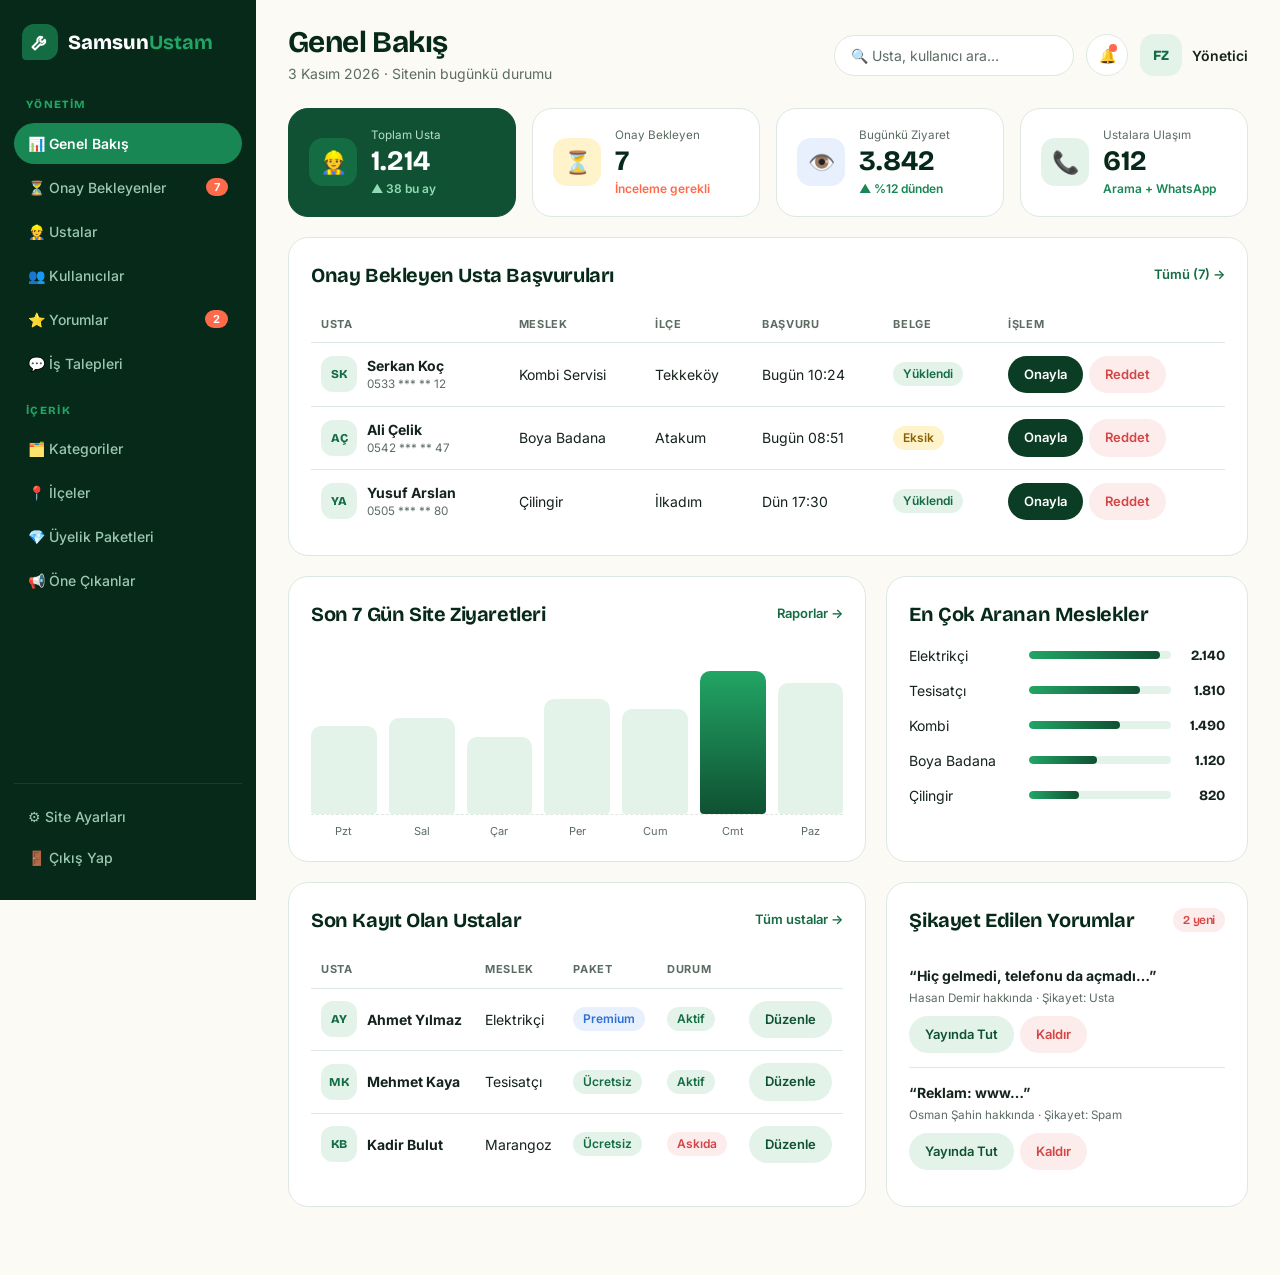
<file: yonetim-paneli.html>
<!doctype html>
<html lang="tr">
<head>
<meta charset="utf-8">
<meta name="viewport" content="width=device-width, initial-scale=1">
<title>Yönetim Paneli – Samsun Ustam</title>
<link href="https://fonts.googleapis.com/css2?family=Bricolage+Grotesque:wght@600;700;800&family=Inter:wght@400;500;600;700&display=swap" rel="stylesheet">
<link rel="stylesheet" href="panel.css">
</head>
<body>
<div class="mobilebar"><div class="logo"><div class="mark"><svg width="20" height="20" viewBox="0 0 24 24" fill="none" stroke="#fff" stroke-width="2.4" stroke-linecap="round" stroke-linejoin="round"><path d="M14.7 6.3a4 4 0 0 0-5.4 5.4L3 18l3 3 6.3-6.3a4 4 0 0 0 5.4-5.4l-2.6 2.6-2.4-.6-.6-2.4z"/></svg></div><span>Samsun<b>Ustam</b> · Yönetim</span></div><div class="av sm">FZ</div></div>
<div class="app">
  <aside class="side">
    <div class="logo"><div class="mark"><svg width="20" height="20" viewBox="0 0 24 24" fill="none" stroke="#fff" stroke-width="2.4" stroke-linecap="round" stroke-linejoin="round"><path d="M14.7 6.3a4 4 0 0 0-5.4 5.4L3 18l3 3 6.3-6.3a4 4 0 0 0 5.4-5.4l-2.6 2.6-2.4-.6-.6-2.4z"/></svg></div><span>Samsun<b>Ustam</b></span></div>
    <div class="tag">Yönetim</div>
    <a class="on" href="#">📊 Genel Bakış</a>
    <a href="#">⏳ Onay Bekleyenler <span class="cnt">7</span></a>
    <a href="#">👷 Ustalar</a>
    <a href="#">👥 Kullanıcılar</a>
    <a href="#">⭐ Yorumlar <span class="cnt">2</span></a>
    <a href="#">💬 İş Talepleri</a>
    <div class="tag">İçerik</div>
    <a href="#">🗂️ Kategoriler</a>
    <a href="#">📍 İlçeler</a>
    <a href="#">💎 Üyelik Paketleri</a>
    <a href="#">📢 Öne Çıkanlar</a>
    <div class="bottom"><a href="#">⚙️ Site Ayarları</a><a href="#">🚪 Çıkış Yap</a></div>
  </aside>

  <main>
    <div class="topbar">
      <div><h1>Genel Bakış</h1><p>3 Kasım 2026 · Sitenin bugünkü durumu</p></div>
      <div class="tright"><div class="searchbox">🔍 Usta, kullanıcı ara…</div><div class="bell">🔔<i></i></div><div class="me"><div class="av">FZ</div><span>Yönetici</span></div></div>
    </div>

    <div class="stats">
      <div class="stat"><div class="ic">👷</div><div><small>Toplam Usta</small><b>1.214</b><span class="up">▲ 38 bu ay</span></div></div>
      <div class="stat"><div class="ic" style="background:var(--amber100)">⏳</div><div><small>Onay Bekleyen</small><b>7</b><span class="down">İnceleme gerekli</span></div></div>
      <div class="stat"><div class="ic" style="background:var(--blue100)">👁️</div><div><small>Bugünkü Ziyaret</small><b>3.842</b><span class="up">▲ %12 dünden</span></div></div>
      <div class="stat"><div class="ic">📞</div><div><small>Ustalara Ulaşım</small><b>612</b><span class="up">Arama + WhatsApp</span></div></div>
    </div>

    <div class="card" style="margin-bottom:20px">
      <h2>Onay Bekleyen Usta Başvuruları <a href="#">Tümü (7) →</a></h2>
      <div class="scroll">
      <table class="tbl">
        <tr><th>Usta</th><th>Meslek</th><th class="hide-m">İlçe</th><th class="hide-m">Başvuru</th><th class="hide-m">Belge</th><th>İşlem</th></tr>
        <tr><td><div class="who"><div class="av sm">SK</div><div><b>Serkan Koç</b><small>0533 *** ** 12</small></div></div></td><td>Kombi Servisi</td><td class="hide-m">Tekkeköy</td><td class="hide-m">Bugün 10:24</td><td class="hide-m"><span class="pill p-green">Yüklendi</span></td><td><div class="acts"><a class="btn btn-main" href="#">Onayla</a><a class="btn btn-red" href="#">Reddet</a></div></td></tr>
        <tr><td><div class="who"><div class="av sm">AÇ</div><div><b>Ali Çelik</b><small>0542 *** ** 47</small></div></div></td><td>Boya Badana</td><td class="hide-m">Atakum</td><td class="hide-m">Bugün 08:51</td><td class="hide-m"><span class="pill p-amber">Eksik</span></td><td><div class="acts"><a class="btn btn-main" href="#">Onayla</a><a class="btn btn-red" href="#">Reddet</a></div></td></tr>
        <tr><td><div class="who"><div class="av sm">YA</div><div><b>Yusuf Arslan</b><small>0505 *** ** 80</small></div></div></td><td>Çilingir</td><td class="hide-m">İlkadım</td><td class="hide-m">Dün 17:30</td><td class="hide-m"><span class="pill p-green">Yüklendi</span></td><td><div class="acts"><a class="btn btn-main" href="#">Onayla</a><a class="btn btn-red" href="#">Reddet</a></div></td></tr>
      </table>
      </div>
    </div>

    <div class="row">
      <div class="card">
        <h2>Son 7 Gün Site Ziyaretleri <a href="#">Raporlar →</a></h2>
        <div class="chart"><div style="height:55%"></div><div style="height:60%"></div><div style="height:48%"></div><div style="height:72%"></div><div style="height:66%"></div><div style="height:90%"></div><div style="height:82%"></div></div>
        <div class="xlab"><span>Pzt</span><span>Sal</span><span>Çar</span><span>Per</span><span>Cum</span><span>Cmt</span><span>Paz</span></div>
      </div>
      <div class="card">
        <h2>En Çok Aranan Meslekler</h2>
        <div class="bars">
          <div class="bar"><span>Elektrikçi</span><div class="track"><div class="fill" style="width:92%"></div></div><span>2.140</span></div>
          <div class="bar"><span>Tesisatçı</span><div class="track"><div class="fill" style="width:78%"></div></div><span>1.810</span></div>
          <div class="bar"><span>Kombi</span><div class="track"><div class="fill" style="width:64%"></div></div><span>1.490</span></div>
          <div class="bar"><span>Boya Badana</span><div class="track"><div class="fill" style="width:48%"></div></div><span>1.120</span></div>
          <div class="bar"><span>Çilingir</span><div class="track"><div class="fill" style="width:35%"></div></div><span>820</span></div>
        </div>
      </div>
    </div>

    <div class="row">
      <div class="card">
        <h2>Son Kayıt Olan Ustalar <a href="#">Tüm ustalar →</a></h2>
        <div class="scroll">
        <table class="tbl">
          <tr><th>Usta</th><th>Meslek</th><th class="hide-m">Paket</th><th>Durum</th><th></th></tr>
          <tr><td><div class="who"><div class="av sm">AY</div><b>Ahmet Yılmaz</b></div></td><td>Elektrikçi</td><td class="hide-m"><span class="pill p-blue">Premium</span></td><td><span class="pill p-green">Aktif</span></td><td><a class="btn btn-soft" href="#">Düzenle</a></td></tr>
          <tr><td><div class="who"><div class="av sm">MK</div><b>Mehmet Kaya</b></div></td><td>Tesisatçı</td><td class="hide-m"><span class="pill p-green">Ücretsiz</span></td><td><span class="pill p-green">Aktif</span></td><td><a class="btn btn-soft" href="#">Düzenle</a></td></tr>
          <tr><td><div class="who"><div class="av sm">KB</div><b>Kadir Bulut</b></div></td><td>Marangoz</td><td class="hide-m"><span class="pill p-green">Ücretsiz</span></td><td><span class="pill p-red">Askıda</span></td><td><a class="btn btn-soft" href="#">Düzenle</a></td></tr>
        </table>
        </div>
      </div>
      <div class="card">
        <h2>Şikayet Edilen Yorumlar <span class="pill p-red">2 yeni</span></h2>
        <div class="list">
          <div class="li"><div class="grow"><b>“Hiç gelmedi, telefonu da açmadı…”</b><br><small>Hasan Demir hakkında · Şikayet: Usta</small><div class="acts" style="margin-top:8px"><a class="btn btn-soft" href="#">Yayında Tut</a><a class="btn btn-red" href="#">Kaldır</a></div></div></div>
          <div class="li"><div class="grow"><b>“Reklam: www…”</b><br><small>Osman Şahin hakkında · Şikayet: Spam</small><div class="acts" style="margin-top:8px"><a class="btn btn-soft" href="#">Yayında Tut</a><a class="btn btn-red" href="#">Kaldır</a></div></div></div>
        </div>
      </div>
    </div>
  </main>
</div>
<nav class="tabbar"><a class="on" href="#"><span>📊</span>Özet</a><a href="#"><span>⏳</span>Onay</a><a href="#"><span>👷</span>Ustalar</a><a href="#"><span>⭐</span>Yorumlar</a><a href="#"><span>⚙️</span>Ayarlar</a></nav>
</body>
</html>
</file>
<file: panel.css>
:root{
  --g950:#06291a; --g900:#0b3d24; --g800:#0f5132; --g700:#146c43; --g600:#198754; --g500:#22a565; --g300:#8fdcb4;
  --g100:#e3f3ea; --g50:#f2f9f5; --cream:#fbfaf5;
  --accent:#f5b301; --coral:#ff6b4a; --red:#d64545; --red100:#fdecec; --amber100:#fff3cc; --blue:#2f6fd6; --blue100:#e8f0fd;
  --ink:#14231b; --muted:#5c6c63; --line:#dde8e2; --white:#fff;
  --radius:20px; --shadow:0 10px 30px rgba(11,61,36,.08);
  --head:"Bricolage Grotesque",Inter,system-ui,sans-serif;
}
*{box-sizing:border-box;margin:0;padding:0}
body{font-family:Inter,system-ui,-apple-system,Segoe UI,Roboto,sans-serif;color:var(--ink);background:var(--cream);line-height:1.5;font-size:14px}
a{color:inherit;text-decoration:none}
h1,h2,h3{font-family:var(--head);letter-spacing:-.02em}
.app{display:grid;grid-template-columns:256px 1fr;min-height:100vh}

/* Sidebar */
.side{background:var(--g950);color:#9cc8b1;padding:22px 14px;display:flex;flex-direction:column;gap:3px;position:sticky;top:0;height:100vh;overflow-y:auto}
.logo{display:flex;align-items:center;gap:10px;font-family:var(--head);font-weight:800;font-size:20px;color:#fff;padding:2px 8px 18px}
.logo .mark{width:36px;height:36px;border-radius:12px 12px 12px 4px;background:var(--g700);display:grid;place-items:center;flex:none}
.logo b{color:var(--g500)}
.side .tag{font-family:var(--head);font-size:11px;font-weight:800;letter-spacing:.12em;text-transform:uppercase;color:var(--g500);padding:16px 12px 6px}
.side a{display:flex;align-items:center;gap:10px;padding:10px 14px;border-radius:999px;font-weight:500}
.side a:hover{background:#0f3d27;color:#fff}
.side a.on{background:var(--g600);color:#fff;font-weight:600}
.side a .cnt{margin-left:auto;background:var(--coral);color:#fff;font-size:11px;font-weight:700;padding:1px 8px;border-radius:999px}
.side .bottom{margin-top:auto;border-top:1px solid #163f2b;padding-top:12px}

/* Main */
main{padding:26px 32px 48px;min-width:0}
.topbar{display:flex;align-items:center;justify-content:space-between;gap:16px;margin-bottom:24px}
.topbar h1{font-size:30px;line-height:1.1;color:var(--g950)}
.topbar p{color:var(--muted);margin-top:4px}
.tright{display:flex;align-items:center;gap:12px}
.searchbox{background:#fff;border:1.5px solid var(--line);border-radius:999px;padding:9px 16px;color:var(--muted);min-width:240px}
.bell{width:42px;height:42px;border-radius:50%;background:#fff;border:1.5px solid var(--line);display:grid;place-items:center;position:relative}
.bell i{position:absolute;top:9px;right:10px;width:8px;height:8px;border-radius:50%;background:var(--coral)}
.me{display:flex;align-items:center;gap:10px;font-weight:600}
.av{width:42px;height:42px;border-radius:14px;background:var(--g100);color:var(--g700);display:grid;place-items:center;font-family:var(--head);font-weight:800;flex:none}
.av.sm{width:36px;height:36px;border-radius:12px;font-size:12px}

.btn{display:inline-flex;align-items:center;justify-content:center;gap:6px;padding:9px 16px;border-radius:999px;font-weight:600;font-size:13px;border:0;cursor:pointer;white-space:nowrap}
.btn-main{background:var(--g900);color:#fff}
.btn-main:hover{background:var(--g700)}
.btn-ghost{background:transparent;color:var(--g900);border:1.5px solid var(--g900)}
.btn-red{background:var(--red100);color:var(--red)}
.btn-soft{background:var(--g100);color:var(--g800)}

/* Stat cards */
.stats{display:grid;grid-template-columns:repeat(4,1fr);gap:16px;margin-bottom:20px}
.stat{background:#fff;border:1px solid var(--line);border-radius:var(--radius);padding:18px 20px;display:flex;gap:14px;align-items:center}
.stat .ic{width:48px;height:48px;border-radius:14px;display:grid;place-items:center;font-size:22px;background:var(--g100);flex:none}
.stat small{color:var(--muted);display:block}
.stat b{font-family:var(--head);font-size:28px;display:block;line-height:1.15;color:var(--g950)}
.stats .stat:first-child{background:var(--g800);border-color:var(--g800);color:#fff}
.stats .stat:first-child b{color:#fff}
.stats .stat:first-child small{color:#b9e0cb}
.stats .stat:first-child .ic{background:var(--g700)}
.stats .stat:first-child .up{color:var(--g300)}
.up{color:var(--g600);font-size:12px;font-weight:600}
.down{color:var(--coral);font-size:12px;font-weight:600}

/* Cards */
.row{display:grid;grid-template-columns:1.6fr 1fr;gap:20px;margin-bottom:20px}
.card{background:#fff;border:1px solid var(--line);border-radius:var(--radius);padding:22px;min-width:0}
.card h2{font-size:20px;color:var(--g950);display:flex;justify-content:space-between;align-items:center;margin-bottom:16px;gap:10px}
.card h2 a{font-family:Inter,sans-serif;font-size:13px;color:var(--g700);font-weight:600;letter-spacing:0}

/* Table */
.tbl{width:100%;border-collapse:collapse}
.tbl th{text-align:left;font-size:11px;letter-spacing:.06em;text-transform:uppercase;color:var(--muted);font-weight:700;padding:10px;border-bottom:1px solid var(--line);white-space:nowrap}
.tbl td{padding:12px 10px;border-bottom:1px solid var(--line);vertical-align:middle}
.tbl tr:last-child td{border-bottom:0}
.tbl tr:hover td{background:var(--g50)}
.who{display:flex;align-items:center;gap:10px}
.who small{display:block;color:var(--muted)}
.pill{display:inline-block;padding:3px 10px;border-radius:999px;font-size:12px;font-weight:600;white-space:nowrap}
.p-green{background:var(--g100);color:var(--g700)}
.p-amber{background:var(--amber100);color:#8a6200}
.p-red{background:var(--red100);color:var(--red)}
.p-blue{background:var(--blue100);color:var(--blue)}
.acts{display:flex;gap:6px}
.scroll{overflow-x:auto}

/* Ranking bars */
.bars{display:flex;flex-direction:column;gap:14px}
.bar{display:grid;grid-template-columns:110px 1fr 44px;gap:10px;align-items:center}
.bar .track{height:8px;background:var(--g100);border-radius:8px;overflow:hidden}
.bar .fill{height:100%;background:linear-gradient(90deg,var(--g500),var(--g800));border-radius:8px}
.bar span:last-child{text-align:right;font-weight:700;font-family:var(--head)}

/* Chart */
.chart{display:flex;align-items:flex-end;gap:12px;height:170px;padding-top:10px;border-bottom:1px dashed var(--line)}
.chart div{flex:1;background:var(--g100);border-radius:10px 10px 4px 4px}
.chart div:nth-child(6){background:linear-gradient(180deg,var(--g500),var(--g800))}
.chart div:hover{background:var(--g300)}
.xlab{display:flex;gap:12px;margin-top:8px}
.xlab span{flex:1;text-align:center;font-size:11px;color:var(--muted)}

/* Lists */
.list{display:flex;flex-direction:column}
.li{display:flex;gap:12px;padding:14px 0;border-bottom:1px solid var(--line);align-items:flex-start}
.li:last-child{border-bottom:0}
.li .grow{flex:1;min-width:0}
.li small{color:var(--muted)}
.li p{margin-top:2px}
.stars{color:var(--accent)}

/* Progress */
.prog{height:10px;border-radius:10px;background:var(--g100);overflow:hidden;margin:10px 0}
.prog div{height:100%;background:linear-gradient(90deg,var(--g500),var(--g800))}
.check{display:flex;flex-direction:column;gap:8px;margin-top:14px}
.check span{display:flex;gap:8px;align-items:center}
.check .no{color:var(--muted)}

/* Form */
.form{display:grid;grid-template-columns:1fr 1fr;gap:14px}
.form label{display:flex;flex-direction:column;gap:6px;font-weight:600;font-size:13px}
.form .full{grid-column:1/-1}
.inp{border:1.5px solid var(--line);border-radius:12px;padding:11px 14px;font:inherit;font-weight:400;background:var(--cream);color:var(--ink)}
.inp:focus{outline:none;border-color:var(--g500)}
.tags{display:flex;flex-wrap:wrap;gap:6px}
.gallery{display:grid;grid-template-columns:repeat(6,1fr);gap:10px;max-width:720px}
.gallery div{aspect-ratio:1;border-radius:14px;background:linear-gradient(135deg,var(--g100),#cfe9da);display:grid;place-items:center;font-size:26px}
.gallery .add{background:transparent;border:1.5px dashed var(--g300);color:var(--g700);font-size:12px;font-weight:600;text-align:center;padding:6px}

.mobilebar{display:none}

@media (max-width:1100px){
  .stats{grid-template-columns:repeat(2,1fr)}
  .row{grid-template-columns:1fr}
}
@media (max-width:800px){
  .app{grid-template-columns:1fr}
  .side{display:none}
  .mobilebar{display:flex;align-items:center;justify-content:space-between;background:var(--g950);color:#fff;padding:12px 16px;position:sticky;top:0;z-index:5}
  .mobilebar .logo{padding:0;font-size:17px}
  main{padding:18px 16px 96px}
  .topbar{flex-direction:column;align-items:flex-start}
  .tright{display:none}
  .topbar h1{font-size:24px}
  .stats{gap:10px}
  .stat{padding:14px;flex-direction:column;align-items:flex-start;gap:8px}
  .stat b{font-size:22px}
  .card{padding:18px}
  .form{grid-template-columns:1fr}
  .gallery{grid-template-columns:repeat(3,1fr)}
  .bar{grid-template-columns:90px 1fr 40px}
  .hide-m{display:none}
  .tabbar{display:grid}
  .tbl .acts{flex-direction:column}
  .who small{display:none}
  .card h2{flex-wrap:wrap}
}
.tabbar{display:none;position:fixed;bottom:12px;left:12px;right:12px;background:var(--g950);border-radius:22px;grid-template-columns:repeat(5,1fr);padding:8px 4px;z-index:5;box-shadow:0 10px 30px rgba(6,41,26,.3)}
.tabbar a{display:flex;flex-direction:column;align-items:center;font-size:11px;color:#9cc8b1;gap:2px;padding:4px 0;border-radius:14px}
.tabbar a span{font-size:19px}
.tabbar a.on{color:#fff;background:var(--g700);font-weight:700}
</file>
